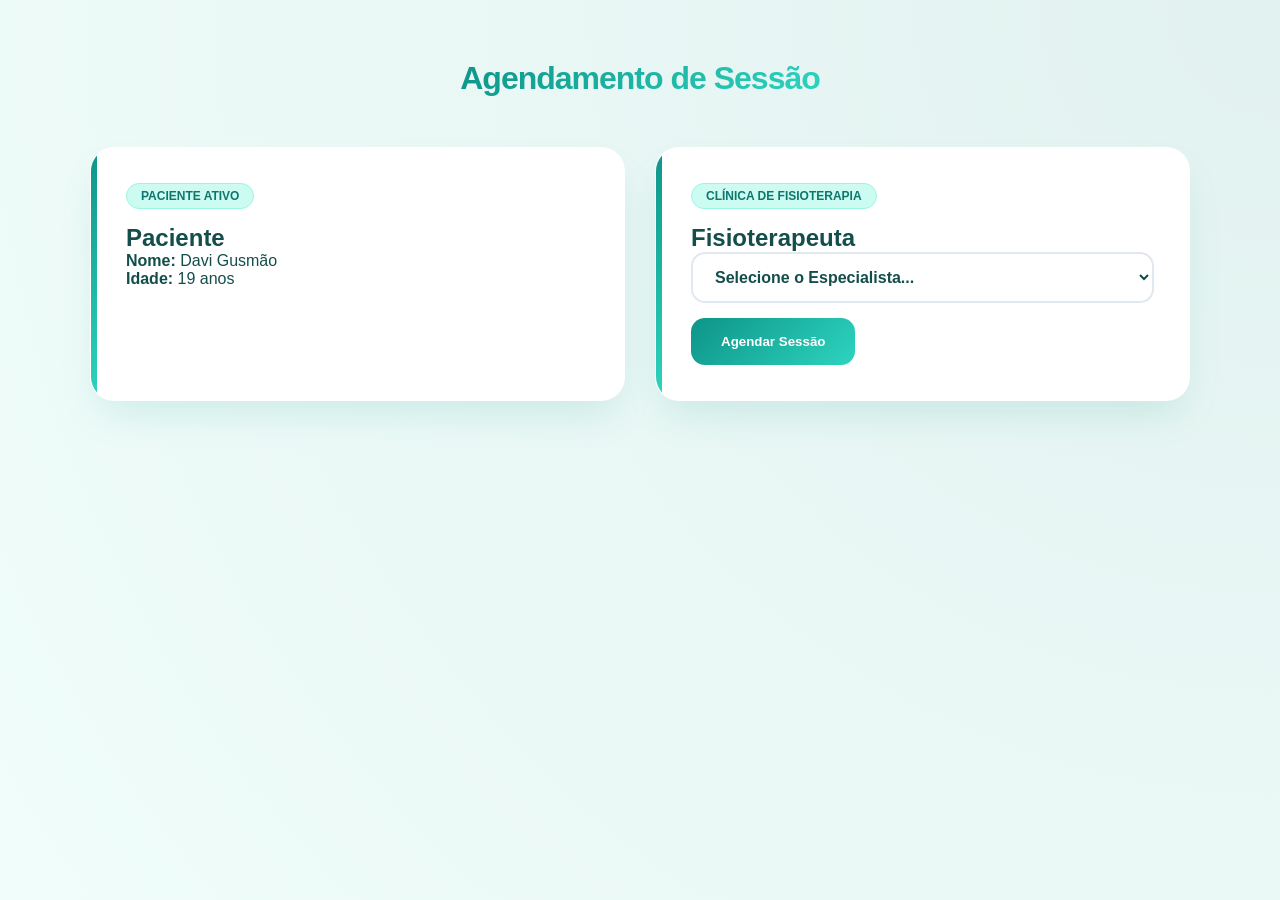
<file: ClinicaProject/src/Clinica.Web/index.html>
<!DOCTYPE html>
<html lang="pt-br">
<head>
    <meta charset="UTF-8">
    <meta name="viewport" content="width=device-width, initial-scale=1.0">
    <link rel="stylesheet" href="index.css">
    <script src="./index.js" defer></script>
    <title>FisioPlan - Agendamento</title>
</head>
<body>
    <!-- Fundo decorativo sutil -->
    <div class="background-decor"></div>
    
    <div class="titulo-pagina">Agendamento de Sessão</div>

    <main class="Agendamento">
        <!-- Card Paciente -->
        <section class="card-info">
            <div class="badge-status">Paciente Ativo</div>
            <h2>Paciente</h2>
            <div class="dados-pessoais">
                <p><strong>Nome:</strong> <span id="nomePaciente">Davi Gusmão</span></p>
                <p><strong>Idade:</strong> 19 anos</p>
            </div>
        </section>

        <!-- Card Seleção de Fisioterapeuta -->
        <section class="card-info terapeuta">
            <div class="badge-status">Clínica de Fisioterapia</div>
            <h2>Fisioterapeuta</h2>
            <div class="acao-grupo">
                <select id="selectTerapeutaPrincipal" class="input-moderno">
                    <option value="">Selecione o Especialista...</option>
                    <option value="Dr. Davi Gusmão (Fisioterapia Esportiva)">Dr. Davi Gusmão (Fisioterapia Esportiva)</option>
                    <option value="Dra. Ana Freitas (RPG / Pilates)">Dra. Ana Freitas (RPG / Pilates)</option>
                    <option value="Dr. Adolfo Martins (Ortopedia)">Dr. Adolfo Martins (Ortopedia)</option>
                    <option value="Dra. Nubia Andrade (Neurofuncional)">Dra. Nubia Andrade (Neurofuncional)</option>
                </select>
                <button id="btnAbrir" class="btn-primario">Agendar Sessão</button>
            </div>
        </section>

        <!-- Modal de Agendamento (Popup) -->
        <dialog id="modalAgenda" class="modal-moderno">
            <!-- TOAST DE ERRO MOVIDO PARA DENTRO (Evita o borrão do backdrop) -->
            <div id="toastErro" class="toast-interno">
                <span style="font-size: 1.2rem;">⚠️</span>
                <div>
                    <strong style="display:block; color:#ef4444; font-size: 0.8rem;">Atenção</strong>
                    <p id="mensagemErro" style="margin:0; color:#64748b; font-size:0.85rem; font-weight: 600;">Mensagem de erro aqui...</p>
                </div>
            </div>

            <div class="modal-header">
                <h2>Nova Sessão</h2>
            </div>
            <div class="modal-body">
                <div class="passo">
                    <label>1. Profissional Responsável</label>
                    <select id="selectTerapeuta" class="input-moderno">
                        <option value="">Selecione...</option>
                        <option value="Dr. Davi Gusmão (Fisioterapia Esportiva)">Dr. Davi Gusmão (Fisioterapia Esportiva)</option>
                        <option value="Dra. Ana Freitas (RPG / Pilates)">Dra. Ana Freitas (RPG / Pilates)</option>
                        <option value="Dr. Adolfo Martins (Ortopedia)">Dr. Adolfo Martins (Ortopedia)</option>
                        <option value="Dra. Nubia Andrade (Neurofuncional)">Dra. Nubia Andrade (Neurofuncional)</option>
                    </select>
                </div>
                <div class="passo">
                    <label>2. Data do Atendimento</label>
                    <input type="date" id="dataAgendamento" class="input-moderno">
                </div>
                <div class="passo">
                    <label>3. Horários de Reabilitação</label>
                    <div id="containerHorarios" class="horarios-grid">
                        <!-- Gerado dinamicamente pelo JS -->
                    </div>
                </div>
            </div>
            <div class="modal-footer" style="padding: 0 35px 35px; display: flex; gap: 15px;">
                <button id="btnFechar" class="btn-primario" style="background: #f1f5f9; color: #5f7d7b; flex: 1;">Cancelar</button>
                <button id="confirmarAgendamento" class="btn-primario" style="flex: 1.5;">Confirmar Sessão</button>
            </div>
        </dialog>

        <!-- Modal de Sucesso -->
        <dialog id="modalSucesso" class="modal-moderno success-variant">
            <div class="icon-check">✓</div>
            <h2>Sessão Confirmada!</h2>
            <div id="dadosConfirmados" class="resumo-sucesso">
                <!-- Informações injetadas pelo JS -->
            </div>
            <div style="padding: 0 35px 35px;">
                <button onclick="location.reload()" class="btn-primario" style="width: 100%;">Voltar ao Início</button>
            </div>
        </dialog>
    </main>
</body>
</html>
</file>
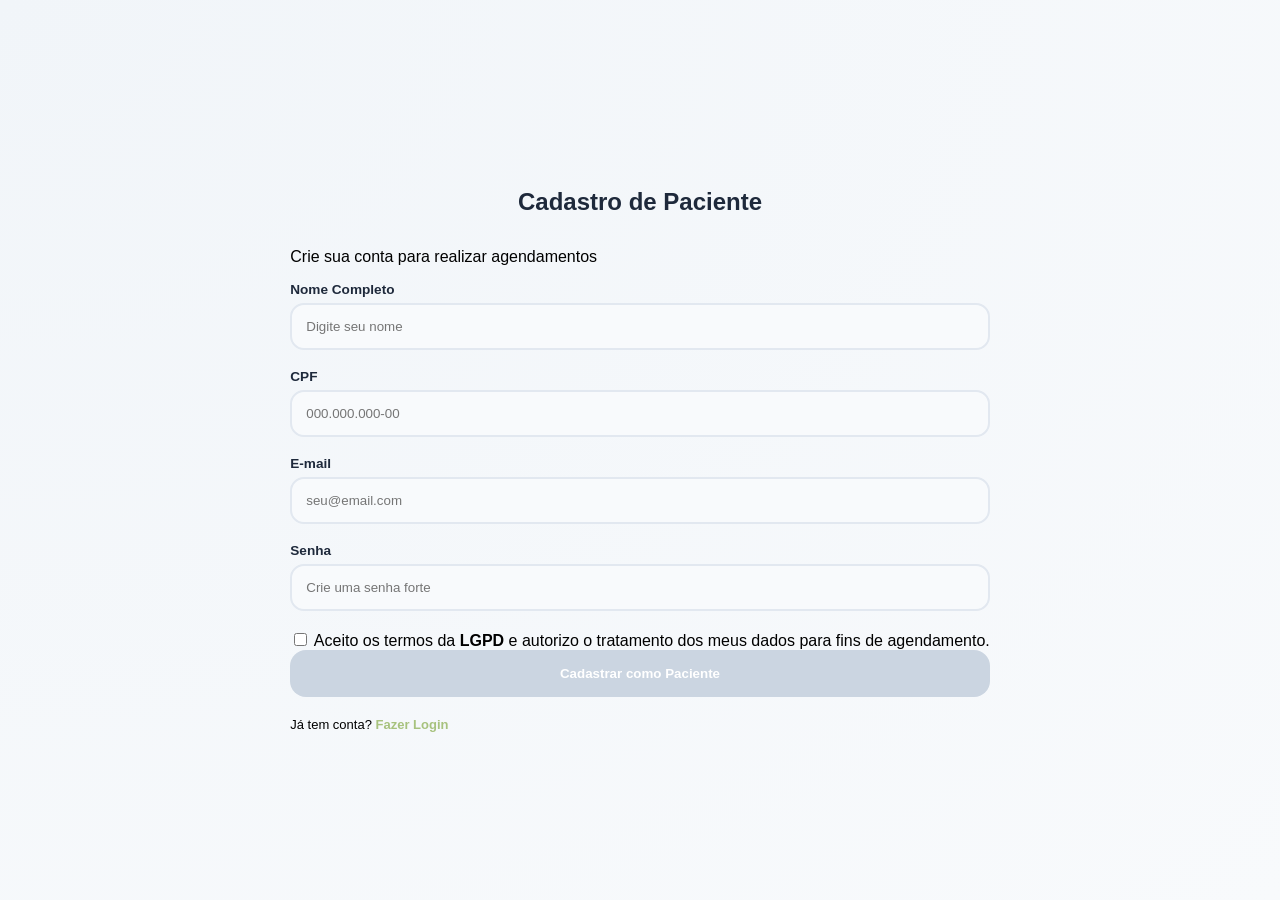
<file: ClinicaProject/src/Clinica.Web/cadastroPaciente.html>
<!DOCTYPE html>
<html lang="pt-br">
<head>
    <meta charset="UTF-8">
    <meta name="viewport" content="width=device-width, initial-scale=1.0">
    <title>Cadastro Paciente - Sistema de Agendamento</title>
    <link rel="stylesheet" href="cadastroPaciente.css">
</head>
<body>

    <div class="auth-container">
        <form class="auth-box">
            <h2>Cadastro de Paciente</h2>
            <p>Crie sua conta para realizar agendamentos</p>

            <div class="input-group">
                <label for="nome">Nome Completo</label>
                <input type="text" id="nome" placeholder="Digite seu nome" class="input-estilizado">
            </div>

            <div class="input-group">
    <label for="cpf">CPF</label>
    <input type="text" id="cpf" placeholder="000.000.000-00" maxlength="14" class="input-estilizado">
            </div>

            <div class="input-group">
                <label for="email">E-mail</label>
                <input type="email" id="email" placeholder="seu@email.com" class="input-estilizado">
            </div>

            <div class="input-group">
                <label for="senha">Senha</label>
                <input type="password" id="senha" placeholder="Crie uma senha forte" class="input-estilizado">
            </div>

            <div class="lgpd-container">
                <input type="checkbox" id="checkLGPD">
                <label for="checkLGPD">Aceito os termos da <strong>LGPD</strong> e autorizo o tratamento dos meus dados para fins de agendamento.</label>
            </div>

            <button type="button" id="btnCadastrar" class="btn-auth" disabled>Cadastrar como Paciente</button>
            
            <div class="auth-footer" style="margin-top: 20px; font-size: 13px;">
                <span>Já tem conta? <a href="./login.html" style="color: #A7C27E; text-decoration: none; font-weight: bold;">Fazer Login</a></span>
            </div>
        </form>
    </div>

    <script src="cadastro.js"></script>
</body>
</html>
</file>
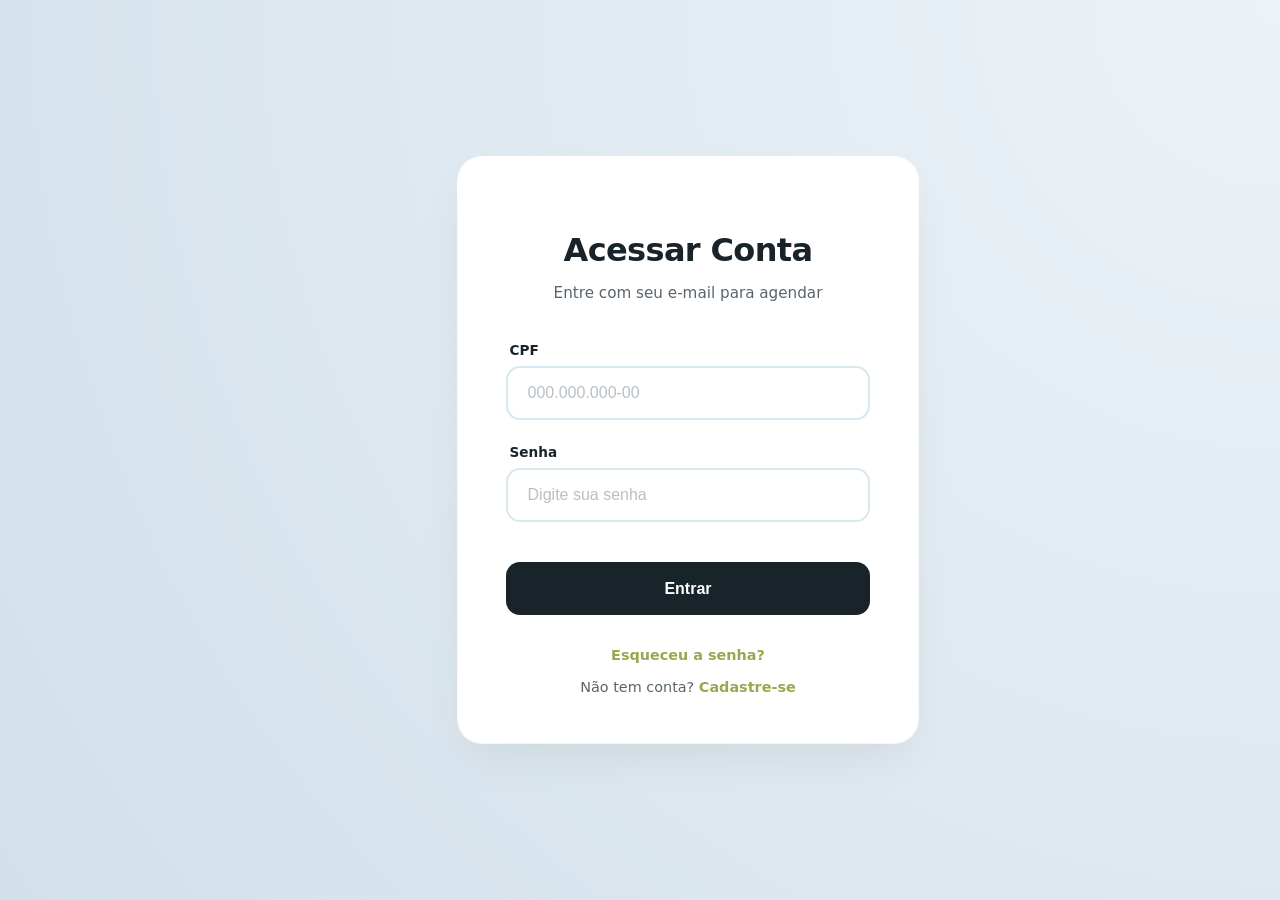
<file: ClinicaProject/src/Clinica.Web/login.html>
<!DOCTYPE html>
<html lang="pt-br">
<head>
    <meta charset="UTF-8">
    <meta name="viewport" content="width=device-width, initial-scale=1.0">
    <title>Login - Sistema de Agendamento</title>
    <link rel="stylesheet" href="login.css">
</head>
<body>
    <div class="login-container">
        <form class="login-box">
            <h2>Acessar Conta</h2>
            <p>Entre com seu e-mail para agendar</p>

           <div class="input-group">
    <label for="cpfLogin">CPF</label>
    <div class="passo">
        <input type="text" 
               id="cpfLogin" 
               placeholder="000.000.000-00" 
               maxlength="14" 
               class="input-estilizado"
               required>
    </div>
</div>


            <div class="input-group">
                <label for="senha">Senha</label>
                <input type="password" id="senha" placeholder="Digite sua senha" class="input-estilizado">
            </div>

            <button type="button" id="btnEntrar" class="btn-auth">Entrar</button>
            
            <div class="auth-footer">
                <a href="./esqueceu a senha.html">Esqueceu a senha?</a>
                <span>Não tem conta? <a href="cadastro.html">Cadastre-se</a></span>
            </div>
        </form>
    </div>

    <script src="login.js"></script>
</body>
</html>
</file>
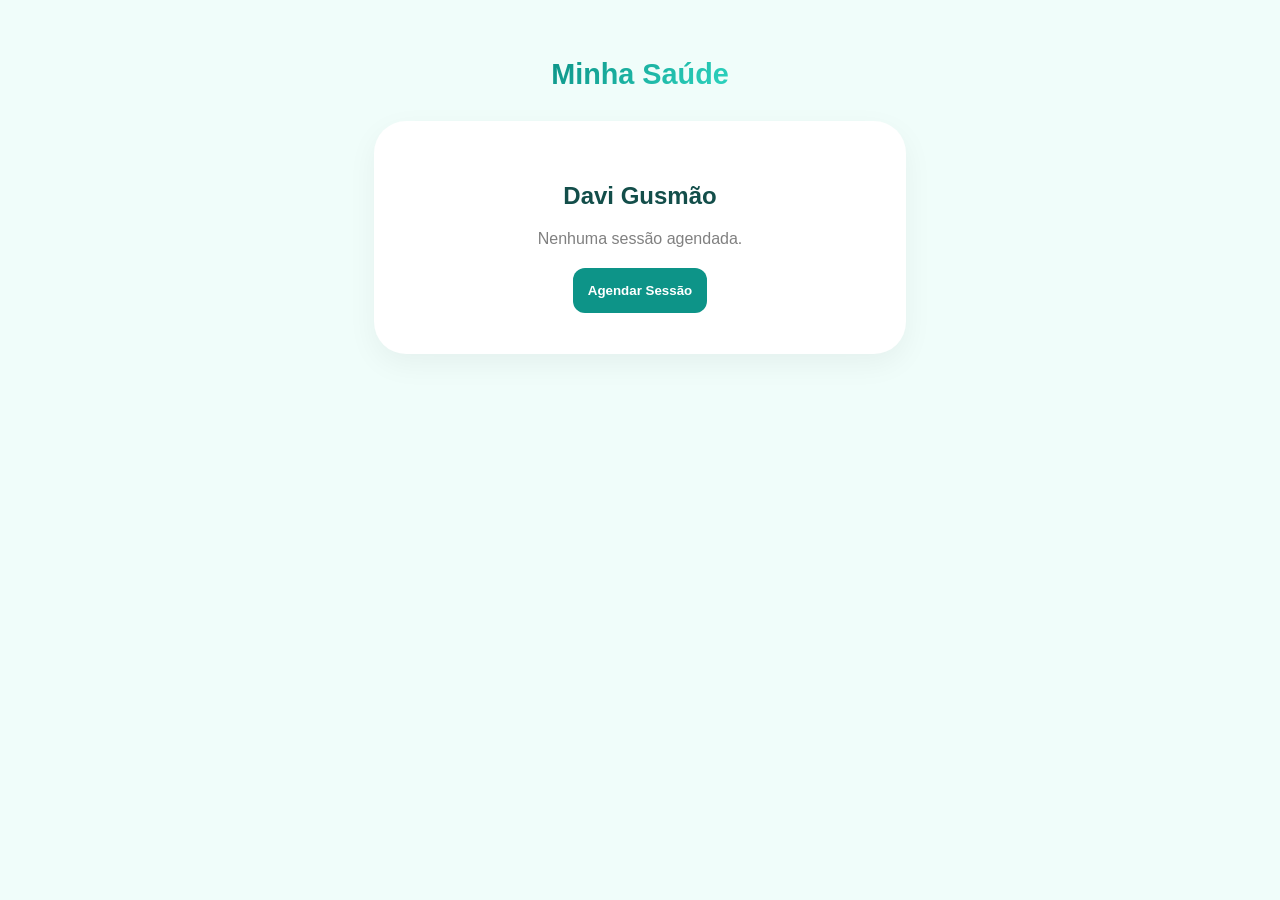
<file: ClinicaProject/src/Clinica.Web/TelaPaciente.html>
<!DOCTYPE html>
<html lang="pt-br">
<head>
    <meta charset="UTF-8">
    <link rel="stylesheet" href="TelaPaciente.css">
    <title>Minha Saúde - FisioPlan</title>
</head>
<body>
    <div class="titulo-pagina">Minha Saúde</div>

    <main class="card-info">
        <h2>Davi Gusmão</h2>
        <!-- Onde aparece a consulta marcada ou o aviso de vazio -->
        <div id="statusConsulta" style="margin: 20px 0;">
            <p style="color: gray;">Nenhuma sessão agendada.</p>
        </div>
        <button id="btnAbrir" class="btn-primario">Agendar Sessão</button>
    </main>

    <!-- MODAL 1: Cadastro de Agendamento -->
    <dialog id="modalAgenda" class="modal-moderno">
        <div style="padding: 30px;">
            <h3>Nova Sessão</h3>
            <label>Escolha o Fisioterapeuta</label>
            <select id="selectTerapeuta" class="input-moderno">
                <option value="">Selecione...</option>
                <option value="Dr. Davi Gusmão (Esportiva)">Dr. Davi Gusmão (Esportiva)</option>
                <option value="Dra. Ana Freitas (RPG)">Dra. Ana Freitas (RPG)</option>
            </select>

            <label>Selecione a Data</label>
            <input type="date" id="dataAgendamento" class="input-moderno">

            <label>Horários Disponíveis (Verde = Livre | Cinza = Ocupado)</label>
            <div id="containerHorarios" class="horarios-grid"></div>

            <div style="margin-top: 25px; display: flex; gap: 10px;">
                <button onclick="document.getElementById('modalAgenda').close()" class="btn-cancelar">Voltar</button>
                <button id="confirmar" class="btn-primario">Confirmar Consulta</button>
            </div>
        </div>
    </dialog>

    <!-- MODAL 2: Confirmação de Sucesso -->
    <dialog id="modalSucesso" class="modal-moderno">
        <div style="padding: 40px; text-align: center;">
            <div style="font-size: 3rem; color: #0d9488;">✓</div>
            <h2 style="margin-bottom: 20px;">Agendado com Sucesso!</h2>
            <div id="dadosConfirmados" class="resumo-sucesso"></div>
            <button id="btnEntendido" class="btn-primario" style="width: 100%;">Entendido</button>
        </div>
    </dialog>

    <!-- MODAL 3: Confirmação de Cancelamento -->
    <dialog id="modalAvisoCancel" class="modal-moderno">
        <div style="padding: 30px; text-align: center;">
            <h3 style="color: #ef4444;">Desmarcar Consulta?</h3>
            <p style="margin: 15px 0; color: #64748b;">Deseja realmente desmarcar a consulta com o terapeuta?</p>
            <div style="display: flex; gap: 10px;">
                <button onclick="document.getElementById('modalAvisoCancel').close()" class="btn-cancelar">Não, Manter</button>
                <button id="confirmarCancelamento" class="btn-primario" style="background: #ef4444;">Sim, Desmarcar</button>
            </div>
        </div>
    </dialog>

    <script src="TelaPaciente.js"></script>
</body>
</html>
</file>
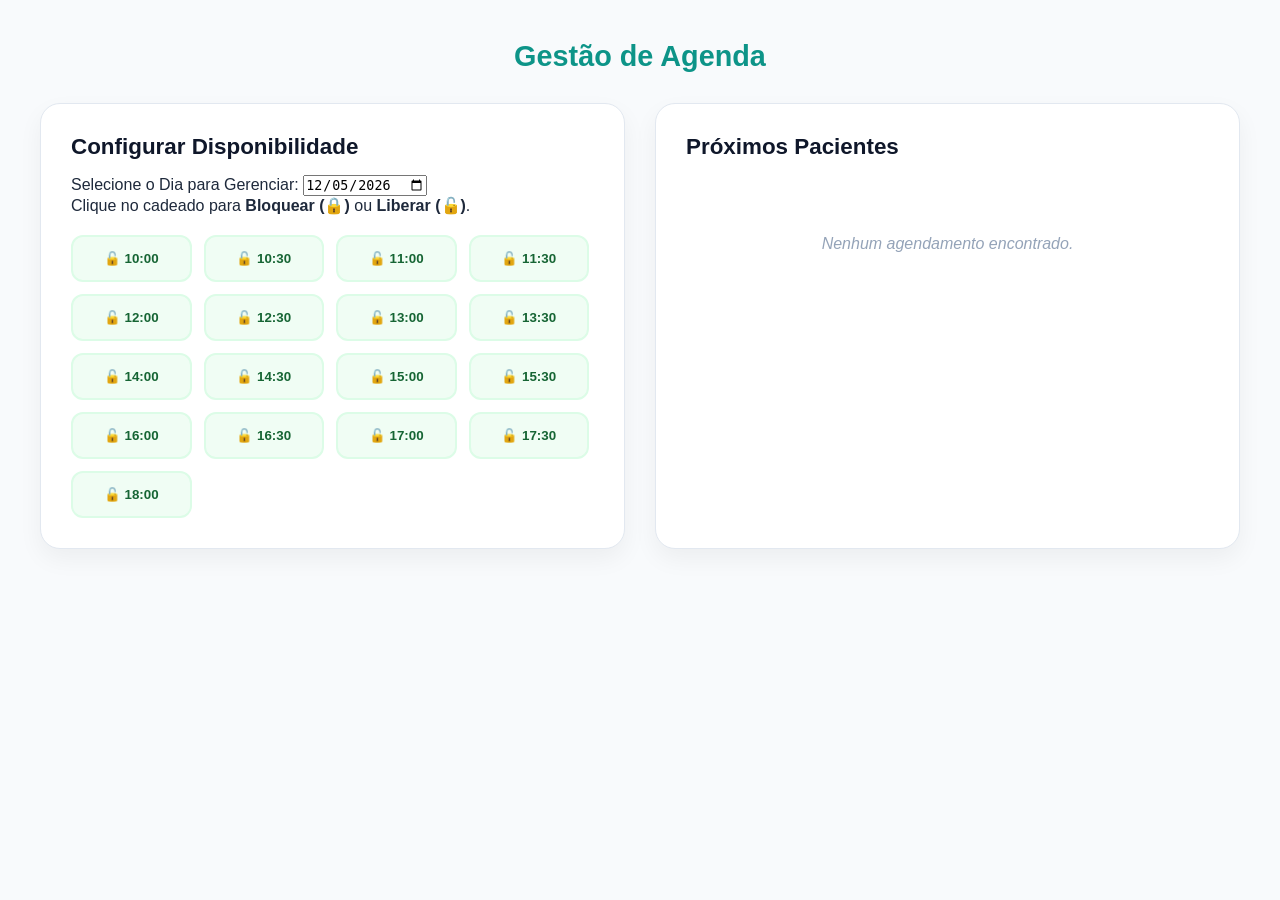
<file: ClinicaProject/src/Clinica.Web/TelaTerapeuta.html>
<!DOCTYPE html>
<html lang="pt-br">
<head>
    <meta charset="UTF-8">
    <link rel="stylesheet" href="TelaTerapeuta.css">
    <title>Painel do Especialista - FisioPlan</title>
</head>
<body>
    <div class="titulo-pagina">Gestão de Agenda</div>

    <main class="container-mestre">
        <!-- COLUNA 1: BLOQUEIO POR DATA -->
        <section class="card-info">
            <h2>Configurar Disponibilidade</h2>
            <div class="seletor-data">
                <label>Selecione o Dia para Gerenciar:</label>
                <input type="date" id="dataGestao" class="input-moderno">
            </div>
            <p class="legenda">Clique no cadeado para <strong>Bloquear (🔒)</strong> ou <strong>Liberar (🔓)</strong>.</p>
            <div id="gridGestao" class="horarios-grid"></div>
        </section>

        <!-- COLUNA 2: LISTA GERAL (DIA/MÊS) -->
        <section class="card-info">
            <h2>Próximos Pacientes</h2>
            <div id="listaGeralPacientes" class="lista-pacientes-geral">
                <!-- O JS vai listar todos os agendamentos salvos -->
            </div>
        </section>
    </main>

    <script src="TelaTerapeuta.js"></script>
</body>
</html>
</file>
<file: ClinicaProject/src/Clinica.Web/index.css>
/* ============================================================
   1. DESIGN SYSTEM - FISIOTERAPIA (CORES E TOKENS)
============================================================ */
:root {
    --primary-grad: linear-gradient(135deg, #0d9488 0%, #2dd4bf 100%);
    --success-grad: linear-gradient(135deg, #10b981 0%, #34d399 100%);
    --primary-solid: #0d9488;
    --primary-light: #ccfbf1;
    
    --bg: #f0fdfa;
    --branco: #ffffff;
    --text-main: #134e4a;
    --text-light: #5f7d7b;
    
    --radius-lg: 24px;
    --radius-md: 14px;
    --shadow-color: rgba(13, 148, 136, 0.15);
    --shadow-vibrant: 0 20px 40px -10px var(--shadow-color);
    --transition: all 0.3s cubic-bezier(0.4, 0, 0.2, 1);
}

/* ============================================================
   2. RESET & LAYOUT
============================================================ */
* { margin: 0; padding: 0; box-sizing: border-box; font-family: 'Inter', sans-serif; }

body {
    background: radial-gradient(circle at top right, #e2f2f0, var(--bg));
    color: var(--text-main);
    display: flex;
    flex-direction: column;
    align-items: center;
    padding: 60px 20px;
    min-height: 100vh;
    -webkit-font-smoothing: antialiased;
}

.titulo-pagina {
    font-size: 2rem;
    font-weight: 850;
    margin-bottom: 50px;
    letter-spacing: -1px;
    background: var(--primary-grad);
    -webkit-background-clip: text;
    -webkit-text-fill-color: transparent;
}

.Agendamento {
    display: grid;
    grid-template-columns: repeat(auto-fit, minmax(350px, 1fr));
    gap: 30px;
    width: 100%;
    max-width: 1100px;
}

/* ============================================================
   3. CARDS (ESTILO CLÍNICO)
============================================================ */
.card-info {
    background: var(--branco);
    padding: 35px;
    border-radius: var(--radius-lg);
    box-shadow: var(--shadow-vibrant);
    border: 1px solid rgba(255, 255, 255, 0.7);
    transition: var(--transition);
    position: relative;
    overflow: hidden;
}

.card-info:hover {
    transform: translateY(-8px);
}

.card-info::before {
    content: "";
    position: absolute;
    top: 0; left: 0; width: 6px; height: 100%;
    background: var(--primary-grad);
}

.badge-status {
    background: var(--primary-light);
    color: #0f766e;
    padding: 5px 14px;
    border-radius: 20px;
    font-size: 0.75rem;
    font-weight: 800;
    text-transform: uppercase;
    display: inline-block;
    margin-bottom: 15px;
    border: 1px solid #99f6e4;
}

/* ============================================================
   4. INPUTS E BOTÕES
============================================================ */
.input-moderno {
    width: 100%;
    padding: 14px 18px;
    border-radius: var(--radius-md);
    border: 2px solid #e2e8f0;
    background: #fff;
    font-size: 1rem;
    font-weight: 600;
    transition: var(--transition);
    margin-bottom: 15px;
    color: var(--text-main);
}

.btn-primario {
    background: var(--primary-grad);
    color: white;
    border: none;
    padding: 16px 30px;
    border-radius: var(--radius-md);
    font-weight: 700;
    cursor: pointer;
    transition: var(--transition);
}

/* ============================================================
   5. MODAIS E TOAST INTERNO (SEM BORRÃO)
============================================================ */
.modal-moderno {
    border: none;
    border-radius: 20px;
    padding: 0;
    width: 95%;
    max-width: 550px;
    margin: auto;
    position: relative; /* Necessário para o toast interno se posicionar */
    box-shadow: 0 40px 100px -20px rgba(0,0,0,0.3);
}

.modal-moderno::backdrop {
    background: rgba(19, 78, 74, 0.4);
    backdrop-filter: blur(10px);
}

/* TOAST INTERNO: Aparece dentro do Modal, nítido e sem borrão */
.toast-interno {
    position: absolute;
    top: 15px;
    left: 50%;
    transform: translateX(-50%) translateY(-20px);
    width: 90%;
    background: white;
    padding: 12px 20px;
    border-radius: 16px;
    display: none; /* Controlado pelo JS */
    align-items: center;
    gap: 12px;
    z-index: 100;
    box-shadow: 0 10px 30px rgba(0,0,0,0.1);
    border: 1px solid #fee2e2;
    transition: var(--transition);
}

.toast-visible {
    display: flex !important;
    transform: translateX(-50%) translateY(0);
    animation: shake 0.4s ease-in-out;
}

.modal-header { padding: 35px; background: var(--primary-grad); color: white; text-align: center; }
.modal-body { padding: 35px; }

.horarios-grid {
    display: grid;
    grid-template-columns: repeat(3, 1fr);
    gap: 12px;
    margin-top: 15px;
}

.btn-hora {
    padding: 12px;
    border-radius: 12px;
    border: 2px solid #f1f5f9;
    background: #fff;
    cursor: pointer;
    font-weight: 700;
    color: var(--text-light);
}

.btn-hora.selecionado {
    background: var(--primary-solid);
    color: white;
    border-color: var(--primary-solid);
}

/* ============================================================
   6. SUCESSO E ANIMAÇÕES
============================================================ */
/* Container de Resumo Modernizado */
/* Container Principal do Modal de Sucesso */
.modal-moderno.success-variant {
    padding: 50px 40px; /* Aumentei o espaço interno (cima/baixo e lados) */
    display: flex;
    flex-direction: column;
    align-items: center; /* Centraliza tudo horizontalmente */
    text-align: center;
}

/* Ícone de Check centralizado e com espaço */
.icon-check {
    margin-bottom: 25px;
    box-shadow: 0 10px 20px rgba(16, 185, 129, 0.2);
}

/* Título da Sessão */
.modal-moderno h2 {
    margin-bottom: 30px;
    font-size: 1.8rem;
    color: var(--text-main);
}

/* Ajuste no Quadro de Resumo (Onde estão os dados) */
.resumo-sucesso {
    width: 100%; /* Garante que ocupe a largura disponível com respiro */
    max-width: 420px; /* Evita que fique largo demais em telas grandes */
    background: var(--branco);
    padding: 35px;
    border-radius: 24px;
    border: 1px solid #e2f2f0;
    box-shadow: var(--shadow-vibrant);
    margin-bottom: 40px; /* Espaço generoso antes do botão */
    
    /* Alinhamento interno dos itens */
    display: flex;
    flex-direction: column;
    gap: 25px; /* Espaçamento entre as linhas (Paciente, Médico, etc) */
}

/* Estilo de cada linha de informação */
.resumo-item {
    display: flex;
    flex-direction: column;
    align-items: center; /* Centraliza o texto de cada info */
    gap: 8px;
}

.resumo-item strong {
    font-size: 0.75rem;
    letter-spacing: 1.5px;
    color: var(--text-light); /* Cor mais suave para o rótulo */
}

.resumo-item p {
    font-size: 1.1rem;
    font-weight: 700;
    color: var(--primary-solid); /* Destaque na cor da fisioterapia */
}
.modal-moderno.success-variant .btn-primario {
    width: 100%;
    max-width: 300px; /* Botão centralizado e não tão largo */
    padding: 18px;
    border-radius: 18px;
    font-size: 1rem;
}
/* No seu CSS, remova qualquer display fixo do dialog de sucesso */
#modalSucesso {
    display: none; /* Oculta por padrão */
}

/* Quando o navegador abre o dialog pelo JS, ele usa display: block internamente */
#modalSucesso[open] {
    display: flex;
    flex-direction: column;
    align-items: center;
    justify-content: center;
}

@keyframes shake {
    0%, 100% { transform: translateX(-50%); }
    25% { transform: translateX(-52%); }
    75% { transform: translateX(-48%); }
}

@keyframes slideIn {
    from { transform: translateX(100%); opacity: 0; }
    to { transform: translateX(0); opacity: 1; }
}
</file>
<file: ClinicaProject/src/Clinica.Web/cadastroPaciente.css>
:root {
    --brand: oklch(75% 0.15 145); /* Verde */
    --brand-soft: oklch(75% 0.15 145 / 0.1);
    --texto: #1e293b;
    --fundo: #f8fafc;
    --branco: #ffffff;
}

body {
    background: radial-gradient(at top left, #f1f5f9, var(--fundo));
    font-family: 'Inter', sans-serif;
    display: grid;
    place-items: center;
    min-height: 100vh;
    margin: 0;
}

.auth-card {
    background: var(--branco);
    padding: 3rem;
    border-radius: 32px;
    box-shadow: 0 20px 50px -12px rgba(0, 0, 0, 0.05);
    width: 100%;
    max-width: 450px;
    border-top: 8px solid var(--brand); /* Detalhe superior */
}

h2 { color: var(--texto); font-weight: 800; text-align: center; margin-bottom: 2rem; }

.input-group { margin-bottom: 1.2rem; }

.input-group label { 
    display: block; 
    font-size: 0.85rem; 
    font-weight: 600; 
    color: var(--texto);
    margin-bottom: 6px;
}

.input-estilizado {
    width: 100%;
    padding: 14px;
    border-radius: 14px;
    border: 2px solid #e2e8f0;
    background: #f8fafc;
    transition: all 0.3s ease;
    box-sizing: border-box;
}

.input-estilizado:focus {
    outline: none;
    border-color: var(--brand);
    background: var(--branco);
    box-shadow: 0 0 0 4px var(--brand-soft);
}

.btn-auth {
    width: 100%;
    padding: 16px;
    background: var(--brand);
    color: white;
    border: none;
    border-radius: 16px;
    font-weight: 700;
    cursor: pointer;
    transition: transform 0.2s, filter 0.2s;
}

.btn-auth:hover { filter: brightness(0.9); transform: translateY(-2px); }
.btn-auth:disabled { background: #cbd5e1; cursor: not-allowed; }
</file>
<file: ClinicaProject/src/Clinica.Web/login.css>
/* ============================================================
   DESIGN SYSTEM (MODERN LOGIN)
============================================================ */
:root {
    --p-paciente: oklch(78% 0.12 120);
    --p-paciente-dark: oklch(70% 0.12 120);
    --text-main: oklch(25% 0.02 240);
    --text-muted: oklch(50% 0.02 240);
    --bg-gradient: radial-gradient(circle at top right, oklch(96% 0.01 240), oklch(90% 0.02 240));
    --white: #ffffff;
    --border: oklch(92% 0.02 240);
    --radius-pro: 24px;
    --transition: all 0.3s cubic-bezier(0.4, 0, 0.2, 1);
}

/* ============================================================
   LAYOUT BASE
============================================================ */
body {
    margin: 0;
    padding: 0;
    min-block-size: 100dvb;
    background: var(--bg-gradient);
    font-family: 'Inter', system-ui, sans-serif;
    display: grid;
    place-items: center;
    color: var(--text-main);
}

/* ============================================================
   CONTAINER DO LOGIN (GLASSMORPHISM)
============================================================ */
.login-box {
    background: color-mix(in srgb, var(--white), transparent 2%);
    inline-size: 100%;
    max-inline-size: 420px;
    padding: 3rem;
    border-radius: var(--radius-pro);
    box-shadow: 
        0 20px 50px -12px oklch(0% 0 0 / 0.08),
        0 0 0 1px var(--white);
    backdrop-filter: blur(10px);
    animation: slideUp 0.6s var(--transition);
}

/* ============================================================
   TIPOGRAFIA
============================================================ */
.login-box h2 {
    font-size: 2rem;
    font-weight: 800;
    letter-spacing: -0.02em;
    margin-bottom: 0.5rem;
    text-align: center;
}

.login-box p {
    color: var(--text-muted);
    text-align: center;
    font-size: 0.95rem;
    margin-bottom: 2.5rem;
}

/* ============================================================
   INPUTS & LABELS
============================================================ */
.input-group {
    margin-bottom: 1.5rem;
    display: flex;
    flex-direction: column;
    gap: 0.5rem;
}

.input-group label {
    font-size: 0.85rem;
    font-weight: 600;
    color: var(--text-main);
    padding-left: 0.25rem;
}

.input-estilizado {
    inline-size: 100%;
    padding: 1rem 1.25rem;
    border-radius: 14px;
    border: 2px solid var(--border);
    background: var(--bg-main);
    font-size: 1rem;
    transition: var(--transition);
    outline: none;
    box-sizing: border-box;
}

.input-estilizado:focus {
    border-color: var(--p-paciente);
    background: var(--white);
    box-shadow: 0 0 0 4px oklch(78% 0.12 120 / 0.15);
}

.input-estilizado::placeholder {
    color: oklch(80% 0.01 240);
}

/* ============================================================
   BOTÃO DE ENTRAR
============================================================ */
.btn-auth {
    inline-size: 100%;
    margin-top: 1rem;
    padding: 1.1rem;
    border-radius: 14px;
    border: none;
    background: var(--text-main); /* Cor escura para destaque */
    color: var(--white);
    font-weight: 700;
    font-size: 1rem;
    cursor: pointer;
    transition: var(--transition);
}

.btn-auth:hover {
    background: #000;
    transform: translateY(-2px);
    box-shadow: 0 10px 20px -5px oklch(0% 0 0 / 0.2);
}

.btn-auth:active {
    transform: translateY(0);
}

/* ============================================================
   FOOTER DO LOGIN (LINKS)
============================================================ */
.auth-footer {
    margin-top: 2rem;
    display: flex;
    flex-direction: column;
    align-items: center;
    gap: 1rem;
    font-size: 0.9rem;
}

.auth-footer a {
    color: var(--p-paciente-dark);
    text-decoration: none;
    font-weight: 600;
    transition: var(--transition);
}

.auth-footer a:hover {
    color: var(--text-main);
    text-decoration: underline;
}

.auth-footer span {
    color: var(--text-muted);
}

/* ============================================================
   ANIMAÇÕES
============================================================ */
@keyframes slideUp {
    from { 
        opacity: 0; 
        transform: translateY(20px); 
    }
    to { 
        opacity: 1; 
        transform: translateY(0); 
    }
}

/* ============================================================
   RESPONSIVIDADE
============================================================ */
@media (max-width: 480px) {
    body { padding: 1.5rem; }
    .login-box { padding: 2rem; }
    .login-box h2 { font-size: 1.75rem; }
}
</file>
<file: ClinicaProject/src/Clinica.Web/TelaPaciente.css>
:root {
    --primary: #0d9488;
    --primary-light: #ccfbf1;
    --bg-paciente: #f0fdfa;
    --text: #134e4a;
    --white: #ffffff;
    --shadow: 0 10px 30px rgba(13, 148, 136, 0.1);
}

body {
    background: var(--bg-paciente);
    font-family: 'Inter', system-ui, sans-serif;
    color: var(--text);
    display: flex;
    justify-content: center;
    padding: 40px 20px;
}

/* Card do Paciente */
.card-info {
    background: var(--white);
    padding: 40px;
    border-radius: 32px;
    box-shadow: var(--shadow);
    max-width: 500px;
    width: 100%;
    text-align: center;
    border: 1px solid rgba(255, 255, 255, 0.6);
}

.titulo-pagina {
    font-size: 1.8rem;
    font-weight: 800;
    background: linear-gradient(135deg, #0d9488, #2dd4bf);
    -webkit-background-clip: text;
    -webkit-text-fill-color: transparent;
    margin-bottom: 30px;
}

/* Grid de Horários do Paciente */
.horarios-grid {
    display: grid;
    grid-template-columns: repeat(3, 1fr);
    gap: 12px;
    margin: 20px 0;
}

.btn-hora {
    padding: 14px;
    border-radius: 16px;
    border: 2px solid transparent;
    font-weight: 700;
    transition: all 0.3s cubic-bezier(0.4, 0, 0.2, 1);
}

.btn-hora.disponivel {
    background: var(--primary-light);
    color: var(--primary);
}

.btn-hora.bloqueado {
    background: #f1f5f9;
    color: #94a3b8;
    cursor: not-allowed;
    opacity: 0.6;
}

.btn-hora.selecionado {
    background: var(--primary);
    color: white;
    transform: scale(1.05);
    box-shadow: 0 8px 15px rgba(13, 148, 136, 0.3);
}

/* Modal de Agendamento */
.modal-moderno {
    border: none;
    border-radius: 28px;
    box-shadow: 0 25px 50px -12px rgba(0, 0, 0, 0.25);
}

.modal-moderno::backdrop {
    background: rgba(19, 78, 74, 0.4);
    backdrop-filter: blur(8px);
}
:root {
    --primary: #0d9488;
    --bg: #f0fdfa;
    --radius: 20px;
}

body { background: var(--bg); font-family: sans-serif; display: flex; flex-direction: column; align-items: center; padding: 50px; }

.card-info { background: white; padding: 40px; border-radius: 32px; box-shadow: 0 10px 30px rgba(0,0,0,0.05); text-align: center; width: 450px; }

.modal-moderno { border: none; border-radius: var(--radius); width: 100%; max-width: 500px; box-shadow: 0 20px 60px rgba(0,0,0,0.2); }
.modal-moderno::backdrop { background: rgba(0,0,0,0.4); backdrop-filter: blur(8px); }

.input-moderno { width: 100%; padding: 12px; margin: 10px 0 20px; border-radius: 10px; border: 1px solid #ddd; }

.horarios-grid { display: grid; grid-template-columns: 1fr 1fr 1fr; gap: 10px; }
.btn-hora { padding: 10px; border-radius: 10px; border: 2px solid transparent; cursor: pointer; font-weight: bold; }
.btn-hora.disponivel { background: #dcfce7; color: #166534; }
.btn-hora.bloqueado { background: #f1f5f9; color: #94a3b8; cursor: not-allowed; }
.btn-hora.selecionado { border-color: var(--primary); }

.btn-primario { background: var(--primary); color: white; border: none; padding: 15px; border-radius: 12px; cursor: pointer; font-weight: bold; }
.btn-cancelar { background: #fee2e2; color: #991b1b; border: none; padding: 15px; border-radius: 12px; cursor: pointer; }

.resumo-sucesso { background: #f8fafc; padding: 20px; border-radius: 15px; margin-bottom: 25px; text-align: left; line-height: 1.8; }
.horarios-grid {
    display: grid;
    /* Mudamos para 4 colunas para acomodar melhor os horários quebrados */
    grid-template-columns: repeat(4, 1fr); 
    gap: 8px;
    max-height: 300px; /* Adiciona rolagem se o modal for pequeno */
    overflow-y: auto;
    padding: 5px;
}

/* Ajuste para telas menores */
@media (max-width: 400px) {
    .horarios-grid {
        grid-template-columns: repeat(3, 1fr);
    }
}
</file>
<file: ClinicaProject/src/Clinica.Web/TelaTerapeuta.css>
/* ============================================================
   1. DESIGN SYSTEM - TERAPEUTA
============================================================ */
:root {
    --primary: #0d9488;
    --danger: #ef4444;
    --danger-light: #fee2e2;
    --bg-terapeuta: #f8fafc;
    --card-border: #e2e8f0;
    --radius: 20px;
    --shadow-soft: 0 10px 25px rgba(0, 0, 0, 0.05);
}

/* ============================================================
   2. RESET & LAYOUT BASE
============================================================ */
* { 
    margin: 0; 
    padding: 0; 
    box-sizing: border-box; 
}

body { 
    background: var(--bg-terapeuta); 
    font-family: 'Inter', -apple-system, sans-serif; 
    padding: 40px; 
    color: #1e293b;
}

.titulo-pagina { 
    font-size: 1.8rem; 
    font-weight: 800; 
    color: var(--primary); 
    margin-bottom: 30px; 
    text-align: center;
}

/* Container Mestre em Duas Colunas */
.container-mestre {
    display: grid;
    grid-template-columns: 1fr 1fr; /* Divide a tela ao meio */
    gap: 30px;
    max-width: 1200px;
    margin: 0 auto;
}

/* Responsividade para tablets/celulares */
@media (max-width: 900px) {
    .container-mestre {
        grid-template-columns: 1fr;
    }
}

/* ============================================================
   3. CARDS DE INFORMAÇÃO
============================================================ */
.card-info { 
    background: white; 
    padding: 30px; 
    border-radius: var(--radius); 
    border: 1px solid var(--card-border);
    box-shadow: var(--shadow-soft); 
}

.card-info h2 {
    font-size: 1.4rem;
    margin-bottom: 15px;
    color: #0f172a;
}

/* ============================================================
   4. GRID DE GESTÃO (HORÁRIOS QUEBRADOS)
============================================================ */
.horarios-grid {
    display: grid;
    grid-template-columns: repeat(4, 1fr); /* 4 colunas para os horários de 30 min */
    gap: 12px;
    margin-top: 20px;
    max-height: 400px;
    overflow-y: auto;
    padding-right: 5px;
}

/* Estilo dos Botões de Bloqueio (Cadeados) */
.btn-gestao {
    padding: 14px; 
    border-radius: 12px; 
    border: 2px solid transparent; 
    font-weight: 800; 
    cursor: pointer; 
    text-align: center;
    transition: all 0.2s ease;
}

.btn-gestao.liberado { 
    background: #f0fdf4; 
    color: #166534; 
    border-color: #dcfce7; 
}

.btn-gestao.bloqueado { 
    background: var(--danger-light); 
    color: #991b1b; 
    border-color: #fecdd3; 
}

.btn-gestao:hover {
    filter: brightness(0.95);
    transform: translateY(-2px);
}

/* ============================================================
   5. LISTA DE PACIENTES GERAL
============================================================ */
.paciente-item-geral {
    display: flex; 
    justify-content: space-between; 
    align-items: center;
    padding: 15px; 
    border-bottom: 1px solid #f1f5f9;
    transition: background 0.2s;
}

.paciente-item-geral:hover {
    background: #f8fafc;
}

.paciente-item-geral .info strong { 
    display: block; 
    color: var(--primary); 
    font-size: 1.1rem; 
}

.paciente-item-geral .info span { 
    color: #64748b; 
    font-size: 0.85rem; 
}

/* Badge de Confirmação */
.status-tag { 
    background: #dcfce7; 
    color: #166534; 
    padding: 6px 12px; 
    border-radius: 8px; 
    font-size: 0.7rem; 
    font-weight: 800; 
    text-transform: uppercase; 
}

/* Mensagem de estado vazio */
.vazio { 
    text-align: center; 
    color: #94a3b8; 
    padding: 60px 20px; 
    font-style: italic;
}
</file>
